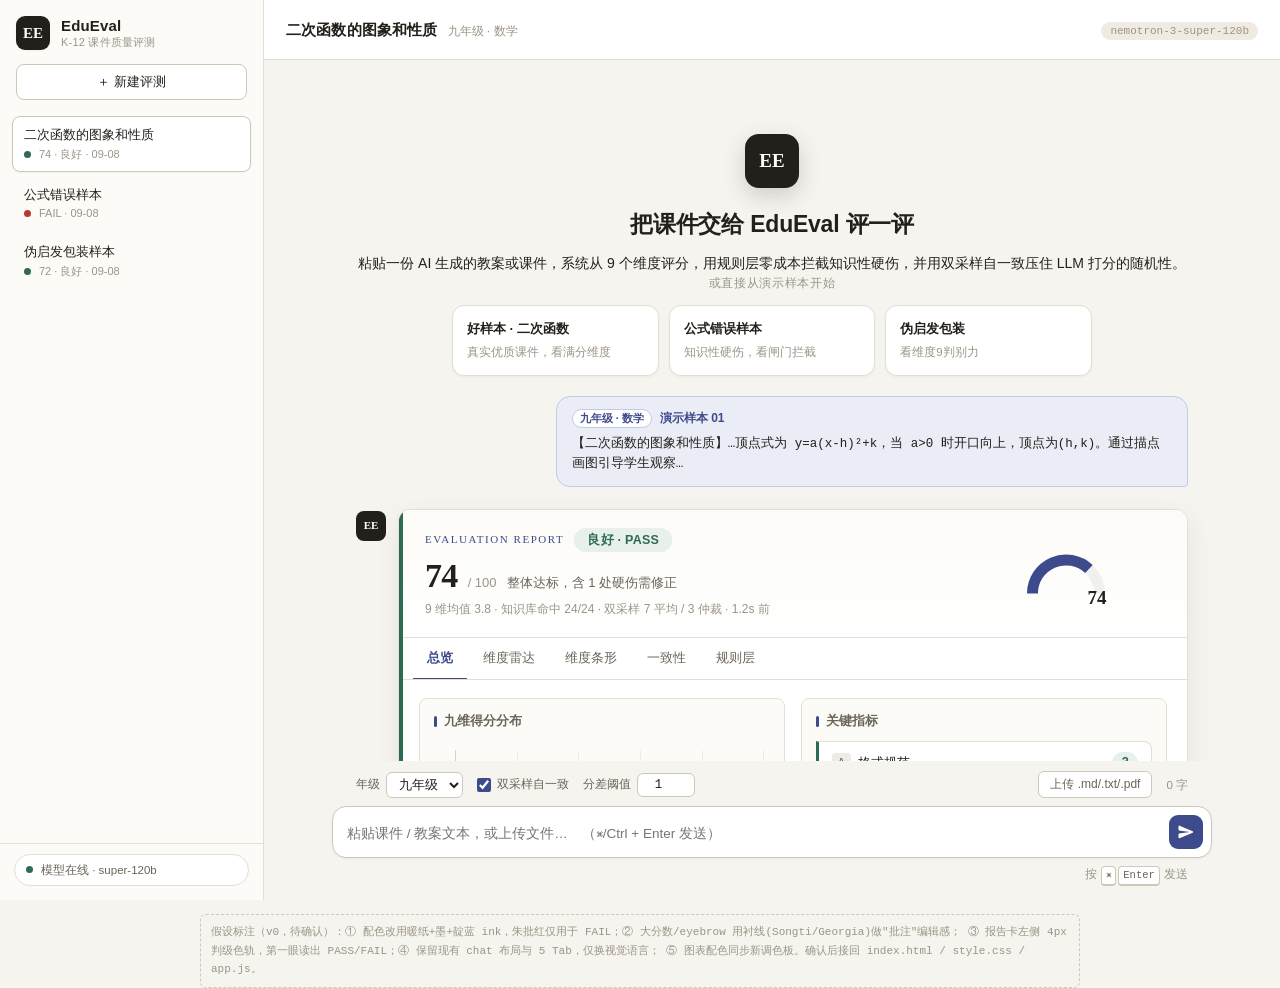
<file: static/v0-redesign.html>
<!DOCTYPE html>
<!--
  EduEval · 前端 Overhaul v0 草稿
  方向：典籍批注 / Scholar's Desk —— 信息架构学派 + 编辑感暖调
  暖纸底 + 墨色字 + 靛蓝 ink 主色 + 朱批红(FAIL) + 森绿(PASS)
  说明：本文件为可看 v0（真实样例数据驱动），结构/字段与现有 app.js 保持一致，
        待方向确认后接回 index.html / style.css / app.js。
-->
<html lang="zh-CN" data-page-node-id="K3sZu99zwbQ0gxNETKaWgd">
<head data-page-node-id="Vt9fDhioWXzkQlk9ik615l">
<meta charset="UTF-8" data-page-node-id="aDTZ2fFm8Ref6P0BuiONCj">
<meta name="viewport" content="width=device-width, initial-scale=1.0" data-page-node-id="DltyhsQQBhFyITB0WrbVuS">
<title>EduEval · v0 草稿</title>
<script src="chart.umd.min.js"></script>
<style>
:root{
  --paper:#F6F4EF; --surface:#FFFFFF; --surface-warm:#FCFBF7; --subtle:#EFEBE3;
  --border:#E4DED3; --border-strong:#CFC7B8;
  --ink:#23201B; --ink-dim:#6B6357; --ink-faint:#9C9486;
  --accent:#3D4A8C; --accent-2:#2D3A72; --accent-soft:#EAECF6; --accent-line:#C3C9E6;
  --good:#2F6B4F; --good-soft:#E7F0EA;
  --bad:#B23A2E;  --bad-soft:#F7E9E7;
  --warn:#9A6B1E; --warn-soft:#F5EEDF;
  --ne:#8A8275;
  --sans:-apple-system,BlinkMacSystemFont,"PingFang SC","Source Han Sans SC","Microsoft YaHei",sans-serif;
  --serif:"Songti SC","STSong",Georgia,"Times New Roman",serif;
  --mono:ui-monospace,"SF Mono","JetBrains Mono",Menlo,Consolas,monospace;
  --r:12px; --r-sm:8px; --r-xs:6px;
  --sh-1:0 1px 2px rgba(35,32,27,.05); --sh-2:0 8px 24px rgba(35,32,27,.08);
  --ease:cubic-bezier(.2,.7,.2,1);
  --sidebar-w:264px; --head-h:60px;
}
*{box-sizing:border-box;margin:0;padding:0}
html,body{height:100%;background:var(--paper);color:var(--ink);font-family:var(--sans);font-size:14px;line-height:1.6;-webkit-font-smoothing:antialiased}
.app{display:flex;height:100vh;overflow:hidden}

/* ---------- 侧栏 ---------- */
.sidebar{flex:none;width:var(--sidebar-w);display:flex;flex-direction:column;background:var(--surface-warm);border-right:1px solid var(--border)}
.sidebar-head{padding:16px 16px 12px}
.brand{display:flex;align-items:center;gap:11px;margin-bottom:14px}
.logo{width:34px;height:34px;border-radius:9px;background:var(--ink);color:#fff;display:flex;align-items:center;justify-content:center;font-family:var(--serif);font-weight:700;font-size:15px;box-shadow:var(--sh-1)}
.brand-text{display:flex;flex-direction:column;line-height:1.25}
.brand-text strong{font-size:15px;font-weight:650;letter-spacing:.01em}
.brand-text span{font-size:11px;color:var(--ink-faint);letter-spacing:.02em}
.btn-new{width:100%;background:var(--surface);color:var(--ink);border:1px solid var(--border-strong);border-radius:var(--r-sm);padding:8px 12px;font-size:13px;font-weight:550;font-family:inherit;cursor:pointer;transition:border-color .15s,box-shadow .15s}
.btn-new:hover{border-color:var(--accent);box-shadow:0 0 0 3px var(--accent-soft)}
.conv-list{flex:1;overflow-y:auto;padding:4px 12px 12px}
.conv-item{display:block;width:100%;text-align:left;background:none;border:1px solid transparent;border-radius:var(--r-sm);padding:9px 11px;margin-bottom:4px;cursor:pointer;font-family:inherit;color:var(--ink);transition:background .12s,border-color .12s}
.conv-item:hover{background:#ECE7DC}
.conv-item.active{background:var(--surface);border-color:var(--border-strong);box-shadow:var(--sh-1)}
.conv-top{display:flex;align-items:center;gap:7px;margin-bottom:3px}
.conv-name{flex:1;min-width:0;font-size:13px;font-weight:550;white-space:nowrap;overflow:hidden;text-overflow:ellipsis}
.conv-meta{display:flex;align-items:center;gap:8px;font-size:11px;color:var(--ink-faint);font-variant-numeric:tabular-nums}
.verdict-dot{width:7px;height:7px;border-radius:50%;flex:none}
.vd-PASS{background:var(--good)} .vd-FAIL{background:var(--bad)} .vd-NE{background:var(--ne)}
.conv-empty{color:var(--ink-faint);font-size:12.5px;padding:16px 8px;text-align:center}
.sidebar-foot{padding:10px 14px 14px;border-top:1px solid var(--border)}
.status{display:flex;align-items:center;gap:8px;padding:6px 11px;background:var(--surface);border:1px solid var(--border);border-radius:999px;font-size:11.5px;color:var(--ink-dim)}
.dot{width:7px;height:7px;border-radius:50%;flex:none;background:var(--good)}

/* ---------- 主区 ---------- */
.chat{flex:1;display:flex;flex-direction:column;min-width:0;background:var(--paper)}
.chat-head{flex:none;height:var(--head-h);display:flex;align-items:center;gap:12px;padding:0 22px;background:var(--surface);border-bottom:1px solid var(--border)}
.chat-title{display:flex;align-items:baseline;gap:10px;min-width:0}
.chat-title>span:first-child{font-size:15px;font-weight:620;letter-spacing:.01em;white-space:nowrap;overflow:hidden;text-overflow:ellipsis}
.chat-sub{font-size:12px;color:var(--ink-faint);white-space:nowrap}
.head-right{margin-left:auto}
.head-model{font-size:11px;color:var(--ink-faint);font-family:var(--mono);background:var(--subtle);padding:3px 9px;border-radius:999px;white-space:nowrap}

/* ---------- 消息流 ---------- */
.messages{flex:1;overflow-y:auto;padding:26px 0 8px;scroll-behavior:smooth}
.msg{max-width:880px;margin:0 auto 22px;padding:0 24px}
.msg-user .bubble{background:var(--accent-soft);border:1px solid var(--accent-line);border-radius:14px 14px 4px 14px;padding:12px 15px;margin-left:auto;max-width:76%}
.msg-user .bubble-title{display:flex;align-items:center;gap:8px;font-size:12px;color:var(--accent);margin-bottom:6px;font-weight:600}
.msg-user .bubble-body{font-family:var(--mono);font-size:12.5px;color:var(--ink);white-space:pre-wrap;word-break:break-word}
.tag{font-size:11px;background:var(--surface);border:1px solid var(--accent-line);color:var(--accent);padding:0 7px;border-radius:999px;white-space:nowrap}
.msg-bot{display:flex;gap:12px;align-items:flex-start}
.avatar{flex:none;width:30px;height:30px;background:var(--ink);color:#fff;border-radius:8px;font-size:11px;font-weight:700;display:flex;align-items:center;justify-content:center;margin-top:2px;font-family:var(--serif)}
.bubble-wrap{flex:1;min-width:0}
.thinking{display:flex;align-items:center;gap:9px;padding:11px 15px;background:var(--surface);border:1px solid var(--border);border-radius:4px 14px 14px 14px;box-shadow:var(--sh-1);color:var(--ink-dim);font-size:13px;width:fit-content}
.typing-dots{display:flex;gap:4px}
.typing-dots i{width:6px;height:6px;border-radius:50%;background:var(--accent);animation:blink 1.3s infinite}
.typing-dots i:nth-child(2){animation-delay:.18s}.typing-dots i:nth-child(3){animation-delay:.36s}
@keyframes blink{0%,60%,100%{opacity:.25}30%{opacity:1}}

/* ---------- 欢迎页 ---------- */
.welcome{max-width:880px;margin:0 auto;padding:48px 24px 20px}
.welcome-inner{text-align:center}
.welcome-logo{width:54px;height:54px;margin:0 auto 18px;background:var(--ink);color:#fff;border-radius:14px;font-weight:700;font-size:19px;display:flex;align-items:center;justify-content:center;box-shadow:0 8px 22px rgba(35,32,27,.18);font-family:var(--serif)}
.welcome h2{font-size:23px;font-weight:650;letter-spacing:-.01em;margin-bottom:9px}
.welcome>p{color:var(--ink-dim);font-size:13.5px;max-width:560px;margin:0 auto 30px}
.welcome-demo{text-align:left;max-width:640px;margin:0 auto}
.welcome-demo-title{font-size:11.5px;color:var(--ink-faint);letter-spacing:.06em;text-align:center;margin-bottom:12px}
.demo-grid{display:grid;grid-template-columns:repeat(auto-fit,minmax(180px,1fr));gap:10px}
.demo-card{text-align:left;background:var(--surface);border:1px solid var(--border);border-radius:var(--r);padding:13px 14px;cursor:pointer;font-family:inherit;box-shadow:var(--sh-1);transition:border-color .15s,box-shadow .15s,transform .12s}
.demo-card:hover{border-color:var(--accent);box-shadow:var(--sh-2);transform:translateY(-1px)}
.demo-card-top{display:flex;align-items:center;justify-content:space-between;gap:8px;margin-bottom:5px}
.demo-card-name{font-size:13px;font-weight:600;white-space:nowrap;overflow:hidden;text-overflow:ellipsis}
.demo-card-desc{font-size:11.5px;color:var(--ink-faint);line-height:1.5}

/* ---------- 报告卡 ---------- */
.report-card{background:var(--surface);border:1px solid var(--border);border-radius:var(--r);box-shadow:var(--sh-2);overflow:hidden;position:relative}
.report-card::before{content:"";position:absolute;left:0;top:0;bottom:0;width:4px;background:var(--good)}
.report-card.fail::before{background:var(--bad)}
.report-head{display:flex;align-items:center;gap:22px;padding:18px 20px 18px 26px;border-bottom:1px solid var(--border);background:linear-gradient(180deg,var(--surface-warm),var(--surface))}
.report-head-left{flex:1;min-width:0}
.report-pill-row{display:flex;align-items:center;gap:10px;flex-wrap:wrap;margin-bottom:7px}
.eyebrow{font-family:var(--serif);font-size:11px;letter-spacing:.14em;text-transform:uppercase;color:var(--accent)}
.report-score-line{display:flex;align-items:baseline;gap:10px}
.report-score-num{font-family:var(--serif);font-size:34px;font-weight:700;letter-spacing:-.02em;line-height:1;font-variant-numeric:tabular-nums}
.report-score-den{font-size:13px;color:var(--ink-faint)}
.report-verdict{font-size:13px;color:var(--ink-dim)}
.report-sub{font-size:12px;color:var(--ink-faint);margin-top:6px;font-variant-numeric:tabular-nums}
.gauge{position:relative;flex:none;width:140px;height:78px}
.gauge canvas{display:block}
.gauge-num{position:absolute;left:0;right:0;bottom:6px;text-align:center;font-family:var(--serif);font-size:19px;font-weight:700;line-height:1;font-variant-numeric:tabular-nums;color:var(--ink);pointer-events:none}

.pill{display:inline-block;padding:2px 13px;border-radius:999px;font-size:12.5px;font-weight:680;letter-spacing:.02em}
.pill-PASS{background:var(--good-soft);color:var(--good);box-shadow:inset 0 0 0 1px var(--good-soft)}
.pill-FAIL{background:var(--bad-soft);color:var(--bad)}
.pill-NE{background:var(--subtle);color:var(--ne)}

/* Tab */
.report-tabs{display:flex;gap:2px;padding:0 14px;border-bottom:1px solid var(--border);background:var(--surface);overflow-x:auto}
.rtab{background:none;border:none;color:var(--ink-dim);padding:11px 14px;font-size:13px;font-family:inherit;cursor:pointer;border-bottom:2px solid transparent;margin-bottom:-1px;white-space:nowrap;transition:color .15s}
.rtab:hover{color:var(--ink)}
.rtab.active{color:var(--accent);font-weight:600;border-bottom-color:var(--accent)}
.report-body{padding:18px 20px 20px}
.rpanel{display:none;animation:fade .18s var(--ease)}
.rpanel.active{display:block}
@keyframes fade{from{opacity:0;transform:translateY(3px)}}
.chart-grid{display:grid;grid-template-columns:1fr 1fr;gap:16px}
.chart-box{background:var(--surface-warm);border:1px solid var(--border);border-radius:var(--r-sm);padding:12px 14px 14px}
.chart-box.full{grid-column:1/-1}
.chart-title{font-size:12.5px;font-weight:600;color:var(--ink-dim);margin-bottom:10px;display:flex;align-items:center;gap:7px}
.chart-title::before{content:"";width:3px;height:11px;background:var(--accent);border-radius:2px}
.chart-canvas{position:relative;display:block;width:100%;height:260px}
.chart-canvas.tall{height:320px}
.chart-canvas.short{height:200px}
.chart-hint{font-size:11.5px;color:var(--ink-faint);margin-top:8px}

/* 维度详情 */
.dim-item{padding:10px 13px;margin-bottom:7px;background:var(--surface);border:1px solid var(--border);border-left:3px solid var(--ink-faint);border-radius:0 var(--r-sm) var(--r-sm) 0;transition:border-color .15s}
.dim-item:hover{border-color:var(--border-strong);border-left-color:var(--accent)}
.dim-item.pass{border-left-color:var(--good)}
.dim-item.fail{border-left-color:var(--bad)}
.dim-item.ne{border-left-color:var(--ne)}
.dim-head{display:flex;justify-content:space-between;align-items:center;gap:12px}
.dim-title{display:flex;align-items:center;gap:7px;flex-wrap:wrap;min-width:0}
.dim-id{font-family:var(--mono);background:var(--subtle);color:var(--accent);padding:1px 6px;border-radius:4px;font-size:11px;flex:none}
.dim-name{font-weight:550;font-size:13px}
.dim-score{font-family:var(--mono);font-weight:700;font-size:12.5px;padding:1px 9px;border-radius:999px;flex:none;font-variant-numeric:tabular-nums;background:var(--good-soft);color:var(--good)}
.dim-score.s3{background:var(--warn-soft);color:var(--warn)}
.dim-score.s2,.dim-score.s1{background:var(--bad-soft);color:var(--bad)}
.dim-score.ne{background:var(--subtle);color:var(--ne)}
.dim-evidence{color:var(--ink-dim);font-size:12.5px;margin-top:5px}

/* 规则/建议 */
.rule-item{padding:7px 10px;margin-bottom:5px;background:var(--surface-warm);border:1px solid var(--border);border-radius:6px;font-size:12.5px;line-height:1.6;word-break:break-word}
.rule-id{font-family:var(--mono);color:var(--ink-faint);margin-right:6px}
.rule-fail{color:var(--bad);background:var(--bad-soft);border-color:var(--bad-soft)}
.rule-warn{color:var(--warn);background:var(--warn-soft);border-color:var(--warn-soft)}
.rule-pass{color:var(--good);background:var(--good-soft);border-color:var(--good-soft)}
.notice{margin-bottom:12px;padding:10px 12px;background:var(--bad-soft);border-left:3px solid var(--bad);border-radius:0 var(--r-sm) var(--r-sm) 0;color:var(--bad);font-size:13px}
.suggest-list{list-style:none}
.suggest-list li{position:relative;padding:9px 12px 9px 30px;margin-bottom:6px;background:var(--surface-warm);border:1px solid var(--border);border-radius:6px;font-size:13px;line-height:1.65}
.suggest-list li::before{content:"";position:absolute;left:13px;top:16px;width:5px;height:5px;border-radius:50%;background:var(--accent)}
.hint{color:var(--ink-faint);font-size:12.5px}

/* 输入区 */
.composer{flex:none;padding:10px 0 14px;background:linear-gradient(180deg,transparent,var(--paper) 22%)}
.composer-tools,.composer-input,.composer-foot{max-width:880px;margin:0 auto;padding:0 24px}
.composer-tools{display:flex;align-items:center;gap:14px;margin-bottom:8px}
.tool{display:flex;align-items:center;gap:6px;font-size:12px;color:var(--ink-dim)}
.tool>span{white-space:nowrap}
.tool-spacer{flex:1}
select,input[type=number]{background:var(--surface);color:var(--ink);border:1px solid var(--border-strong);border-radius:6px;padding:4px 8px;font-size:12.5px;font-family:inherit;cursor:pointer}
input[type=number]{width:58px;font-family:var(--mono);text-align:center}
select:focus,input:focus{outline:none;border-color:var(--accent);box-shadow:0 0 0 3px var(--accent-soft)}
input[type=checkbox]{width:14px;height:14px;accent-color:var(--accent);cursor:pointer}
.tool-btn{background:var(--surface);border:1px solid var(--border-strong);color:var(--ink-dim);border-radius:6px;padding:4px 11px;font-size:12px;font-family:inherit;cursor:pointer}
.tool-btn:hover{border-color:var(--accent);color:var(--accent)}
.counter{font-size:11.5px;color:var(--ink-faint);font-variant-numeric:tabular-nums}
.composer-input{display:flex;align-items:flex-end;gap:10px;background:var(--surface);border:1px solid var(--border-strong);border-radius:14px;padding:8px 8px 8px 14px;box-shadow:var(--sh-1);transition:border-color .15s,box-shadow .15s}
.composer-input:focus-within{border-color:var(--accent);box-shadow:0 0 0 3px var(--accent-soft),var(--sh-1)}
#textInput{flex:1;border:none;outline:none;resize:none;background:none;color:var(--ink);font-family:inherit;font-size:13.5px;line-height:1.65;max-height:200px;padding:4px 0}
.send{flex:none;width:34px;height:34px;border:none;border-radius:9px;background:var(--accent);color:#fff;cursor:pointer;display:flex;align-items:center;justify-content:center;transition:background .15s}
.send:hover{background:var(--accent-2)}
.composer-foot{display:flex;align-items:center;gap:12px;margin-top:7px}
.kbd-hint{margin-left:auto;font-size:11.5px;color:var(--ink-faint)}
.kbd{display:inline-block;padding:0 4px;margin:0 1px;border:1px solid var(--border-strong);border-bottom-width:2px;border-radius:4px;background:var(--surface);font-family:var(--mono);font-size:10.5px;color:var(--ink-dim)}

/* 假设标注 */
.assume{font-family:var(--mono);font-size:11px;color:var(--ink-faint);border:1px dashed var(--border-strong);border-radius:6px;padding:8px 10px;margin:14px 24px 0;max-width:880px;margin-left:auto;margin-right:auto;line-height:1.7}
@media(max-width:1000px){.chart-grid{grid-template-columns:1fr}}
@media(prefers-reduced-motion:reduce){*{animation:none!important;transition:none!important}}
</style>
</head>
<body data-page-node-id="NJwkZB1qOopxDMrLpg9p9B">
<div class="app" data-page-node-id="CTDHhBRjeRyoIByEzvoIt4">
  <aside class="sidebar" data-page-node-id="LC6hGygdF9h3XzuLSwNIHl">
    <div class="sidebar-head" data-page-node-id="7CCUhf5NQOeQURQPCUUhur">
      <div class="brand" data-page-node-id="uLJnaxpSHMDyZRdcyFB6jr">
        <span class="logo" data-page-node-id="TUPm2drhBLDz7A3E2zTjSx">EE</span>
        <div class="brand-text" data-page-node-id="uHzS73EsNwJE6CY6tIlnE7"><strong data-page-node-id="kzhLk7SBF1GSi7u69J05wN">EduEval</strong><span data-page-node-id="CMshKpwfUEnO8TTEEeF4F3">K-12 课件质量评测</span></div>
      </div>
      <button class="btn-new" data-page-node-id="8zO2ZVyHq5nnINjMJuMKIu">＋ 新建评测</button>
    </div>
    <div class="conv-list" data-page-node-id="jCiFWpeyMNkks0Wy5cnUMx">
      <button class="conv-item active" data-page-node-id="Dc8qG6iSzBvRQZNgwZeY9e">
        <div class="conv-top" data-page-node-id="eXTfK6LPpr1wLOMp2ISowo"><span class="conv-name" data-page-node-id="1inNbufOlFYbXHU4fNazCP">二次函数的图象和性质</span></div>
        <div class="conv-meta" data-page-node-id="t352zcuRGGEDi5iE8i8cTC"><span class="verdict-dot vd-PASS" data-page-node-id="0kMuDG1e90fLgE3Bv8nRdi"></span>74 · 良好 · 09-08</div>
      </button>
      <button class="conv-item" data-page-node-id="sVVzKhEbRZqs33Tz5fs0PL">
        <div class="conv-top" data-page-node-id="TPRSiO3ocqNhmiv9K6YTYI"><span class="conv-name" data-page-node-id="JF71LWGy8SQqglUBB1dRWT">公式错误样本</span></div>
        <div class="conv-meta" data-page-node-id="bIoc02aC5K429Rh1uTno9y"><span class="verdict-dot vd-FAIL" data-page-node-id="9ID3BgcgO66DQXM2Gs7DsN"></span>FAIL · 09-08</div>
      </button>
      <button class="conv-item" data-page-node-id="6Mlmc91fvBxypSzNuwb1aH">
        <div class="conv-top" data-page-node-id="cbQOfCM2PAiRmvTUgPmzgA"><span class="conv-name" data-page-node-id="lMpFmyRZPmAOrDVjGeL7I5">伪启发包装样本</span></div>
        <div class="conv-meta" data-page-node-id="KcBhQMYVPR9wFEX98jvQZH"><span class="verdict-dot vd-PASS" data-page-node-id="DQ5qzaFTcd1gEUMyBDQmh2"></span>72 · 良好 · 09-08</div>
      </button>
    </div>
    <div class="sidebar-foot" data-page-node-id="8oOXVMlqBEyn63onwQ4hkA">
      <div class="status" data-page-node-id="rtO68K7TD8zdUqG8sZCXrc"><span class="dot" data-page-node-id="2pVBuh3e0ulHmN0nRxk19U"></span><span data-page-node-id="tcNtjuZrHJ8Y2Sa30I0iwm">模型在线 · super-120b</span></div>
    </div>
  </aside>

  <main class="chat" data-page-node-id="mUbTGRZ0FpwZPezHllfSSa">
    <header class="chat-head" data-page-node-id="GsKai8vyhfdhlbmPDIWGb4">
      <div class="chat-title" data-page-node-id="qQ5MFpQfkPM8akNbydcbIR"><span data-page-node-id="qBwz8tyZCUo8pwRaml0vJD">二次函数的图象和性质</span><span class="chat-sub" data-page-node-id="Ucss6PFPTDbIyi6uCJjPEE">九年级 · 数学</span></div>
      <div class="head-right" data-page-node-id="4sL5fCCziz4xSSiArEMaVI"><span class="head-model" data-page-node-id="iIJBASAfQFpaaL7DLtF73H">nemotron-3-super-120b</span></div>
    </header>

    <div class="messages" data-page-node-id="V1BTvb2o0bXmkuefs5aNRE">
      <!-- 欢迎页（占位，真实页默认隐藏） -->
      <div class="welcome" data-page-node-id="jaKbuWPaLqB5rF3WwmLZjM">
        <div class="welcome-inner" data-page-node-id="rFoJFq7Oao7Edv4cCNjTtp">
          <div class="welcome-logo" data-page-node-id="fscrj80Rl5OSPqEkSuulQ7">EE</div>
          <h2 data-page-node-id="tU0tJDRhdGvd0jSMNMIoj8">把课件交给 EduEval 评一评</h2>
          <p data-page-node-id="tzGjLnHVK8Kit5rTXP6a0U">粘贴一份 AI 生成的教案或课件，系统从 9 个维度评分，用规则层零成本拦截知识性硬伤，并用双采样自一致压住 LLM 打分的随机性。</p>
          <div class="welcome-demo" data-page-node-id="DhqGNNOIAagDziYgAWYnMt">
            <div class="welcome-demo-title" data-page-node-id="JmyqoZGqnIFqve38quprm8">或直接从演示样本开始</div>
            <div class="demo-grid" data-page-node-id="16xQR4aPm4SAnc0XF8Dxtv">
              <div class="demo-card" data-page-node-id="n9dcXcsiCiJuuHRJCkudEb"><div class="demo-card-top" data-page-node-id="fnCGUg8ZiEKPiTOsfYHYgo"><span class="demo-card-name" data-page-node-id="1aQ9HTWFuMuXDjIYO9EryY">好样本 · 二次函数</span></div><div class="demo-card-desc" data-page-node-id="cnCTk1OaJ9UajBjFlMP5m9">真实优质课件，看满分维度</div></div>
              <div class="demo-card" data-page-node-id="7DQOVgSL6USRnQ4vkura67"><div class="demo-card-top" data-page-node-id="Co2f4Vq1HwaDFHfoHiBRIT"><span class="demo-card-name" data-page-node-id="yKB4rCZh3pwv4l0PhQRBed">公式错误样本</span></div><div class="demo-card-desc" data-page-node-id="VBxbjw8ImCf5NY59fcDWs4">知识性硬伤，看闸门拦截</div></div>
              <div class="demo-card" data-page-node-id="Fuhfq8H6LcEzj0BFqgiEWG"><div class="demo-card-top" data-page-node-id="E8MfMQaxVbThAjqDvWXcrw"><span class="demo-card-name" data-page-node-id="maGnAhFO7SAL45ZeyRUrkU">伪启发包装</span></div><div class="demo-card-desc" data-page-node-id="9cV8o3rkxDeWtk7LqhPwv7">看维度9判别力</div></div>
            </div>
          </div>
        </div>
      </div>

      <!-- 用户消息 -->
      <div class="msg msg-user" data-page-node-id="iLh14lm2LjzrKUkLoDWcIq">
        <div class="bubble" data-page-node-id="dViONg7MhjM6QTcBFxxrXz">
          <div class="bubble-title" data-page-node-id="2C7CAdLvt1v8FCmC51UmCk"><span class="tag" data-page-node-id="uVM2fKuJ52CAvJDyIJtEL8">九年级 · 数学</span><span data-page-node-id="4KH9fICODJ9eVHsoFgSFnF">演示样本 01</span></div>
          <div class="bubble-body" data-page-node-id="xFFSL7aKSnODFfwwsOQmRs">【二次函数的图象和性质】…顶点式为 y=a(x-h)²+k，当 a>0 时开口向上，顶点为(h,k)。通过描点画图引导学生观察…</div>
        </div>
      </div>

      <!-- 助手报告卡 -->
      <div class="msg msg-bot" data-page-node-id="APql9mXaCYEUnrIA8w8m4H">
        <div class="avatar" data-page-node-id="2fy2LKg3S3W2s9EZGlvTd2">EE</div>
        <div class="bubble-wrap" data-page-node-id="1qEoNFnQJFdW2urpy4sdEQ">
          <div class="report-card" id="rc" data-page-node-id="1e5i7F8kf4l5tHqps4RdaF">
            <div class="report-head" data-page-node-id="PKeCllJYfKZYrtrfVI0DIv">
              <div class="report-head-left" data-page-node-id="LDtm7BEq10YajH6Rg9bafa">
                <div class="report-pill-row" data-page-node-id="aCFm2JxoJZMuHr2bfzkZTZ">
                  <span class="eyebrow" data-page-node-id="gpxRlgoClp4wnnI4aMQ60j">Evaluation Report</span>
                  <span class="pill pill-PASS" data-page-node-id="ZlkVMQ0HxPwCdqwcm2VVDE">良好 · PASS</span>
                </div>
                <div class="report-score-line" data-page-node-id="KVFCDnxznVS1UTTvOjz3jA">
                  <span class="report-score-num" data-page-node-id="fpDWjPEFFUwrrbThIdqfEX">74</span>
                  <span class="report-score-den" data-page-node-id="Pz2m0FzObK5Ci5AgmkMOQC">/ 100</span>
                  <span class="report-verdict" data-page-node-id="FJRvYu8jk7Tt8drpVemhfj">整体达标，含 1 处硬伤需修正</span>
                </div>
                <div class="report-sub" data-page-node-id="sBLrBUtTFKJTzcnb44DqPw">9 维均值 3.8 · 知识库命中 24/24 · 双采样 7 平均 / 3 仲裁 · 1.2s 前</div>
              </div>
              <div class="gauge" data-page-node-id="BKH06dSgARkazhxH7LDNWF"><canvas id="gauge" data-page-node-id="JlbWG6uaR13opFCYOPXigD"></canvas><div class="gauge-num" data-page-node-id="dHYK6en3J0CIPgu9Fo0nOF">74</div></div>
            </div>

            <div class="report-tabs" data-page-node-id="lyABjqXKVnIyovqzKTixoF">
              <button class="rtab active" data-tab="overview" data-page-node-id="zZHLhK7wEZocI7fmehUHXL">总览</button>
              <button class="rtab" data-tab="radar" data-page-node-id="cOjmDzRGUE5rD0HtkD0U8q">维度雷达</button>
              <button class="rtab" data-tab="bars" data-page-node-id="qJvUObWoyNmlLp5IJ8gBgI">维度条形</button>
              <button class="rtab" data-tab="consistency" data-page-node-id="nsJvHn3tE4w4z5PayAium1">一致性</button>
              <button class="rtab" data-tab="rules" data-page-node-id="CQHNLdFXiNPOe81Zoi56qV">规则层</button>
            </div>

            <div class="report-body" data-page-node-id="IXwvRBWoh5iucfTatWbltA">
              <!-- 总览 -->
              <div class="rpanel active" data-p="overview" data-page-node-id="L1zizvkDBPzFsHeIvxmTrC">
                <div class="chart-grid" data-page-node-id="iQ7PRwrKANLF3fjAflAAZN">
                  <div class="chart-box" data-page-node-id="1ZmBQ8M2uGA4faIv7ycPqK"><div class="chart-title" data-page-node-id="Cknjt83II5ZNvlLSqy0JPP">九维得分分布</div><canvas class="chart-canvas short" id="miniBars" data-page-node-id="ZShh1lKjuNeMzvBGyuuJsl"></canvas></div>
                  <div class="chart-box" data-page-node-id="hh5Mv2P7kIkrepIgmwzoAB"><div class="chart-title" data-page-node-id="RmxivtDzHjJGR2eDjjHK3J">关键指标</div>
                    <div class="dim-item pass" data-page-node-id="y3dZhDFgeSAJhlJ2AgmDh4"><div class="dim-head" data-page-node-id="pmbSUQI0b2Mehx5Fe1kHFW"><span class="dim-title" data-page-node-id="GgbKMNINdWWByl8AhAb8ZO"><span class="dim-id" data-page-node-id="qwKCfYDb7Dg7VgrSe6fyEj">A</span><span class="dim-name" data-page-node-id="3rAJJe1LkyC4Mlg4LPsrJL">格式规范</span></span><span class="dim-score" data-page-node-id="WB7gMRtsujcBWizpIBtxTo">3</span></div></div>
                    <div class="dim-item" data-page-node-id="qt1KrnATqUdchXx1UMRZTZ"><div class="dim-head" data-page-node-id="4fiLkY5Sq2s60GoAkUHjsH"><span class="dim-title" data-page-node-id="4fTyzxJyhS0Jf9oripD16Q"><span class="dim-id" data-page-node-id="zT5AWH65Sc2k5RvHzT8jKi">5</span><span class="dim-name" data-page-node-id="IXVHhB7CxsFSCl1abv5Aka">表达清晰度</span></span><span class="dim-score s3" data-page-node-id="yHIqdDAHCyMa5zKnungoXW">1</span></div><div class="dim-evidence" data-page-node-id="mMefAhpTwwR1jAWPGRUVZY">解析式漏写平方（y=a(x-h)²+k 误为 y=a(x-h)+k），属硬伤。</div></div>
                    <div class="dim-item fail" data-page-node-id="vFU7Zy4CdEf4U8Eu9dRuUD"><div class="dim-head" data-page-node-id="c8kbqEXKBAR56EdBgOq4sv"><span class="dim-title" data-page-node-id="Bb2zsdgEFfaft6sRPQA7Vf"><span class="dim-id" data-page-node-id="8H5AgrrDPAyvDRRIdCnF5F">9</span><span class="dim-name" data-page-node-id="HiDelDkCWEKb5uT905CQAy">启发探究</span></span><span class="dim-score s3" data-page-node-id="ejub6xpcQwuAfHhyFPkrdq">4</span></div></div>
                  </div>
                </div>
                <div class="chart-hint" data-page-node-id="QXJGXzWuRkG28M2oAFZrxk">总览给出第一眼结论；雷达/条形看全貌，一致性看双采样可信度，规则层看硬伤拦截。</div>
              </div>
              <!-- 雷达 -->
              <div class="rpanel" data-p="radar" data-page-node-id="CoAYinigQcRRPPHCtGpn2E"><div class="chart-box full" data-page-node-id="Mey9vPt573nZiaEQINyAPe"><div class="chart-title" data-page-node-id="BBLZDFkGBr9Vh5B6JAw2HB">九维能力雷达</div><canvas class="chart-canvas tall" id="radar" data-page-node-id="olxIgDJSQzQw8nKbhIsAbh"></canvas></div></div>
              <!-- 条形 -->
              <div class="rpanel" data-p="bars" data-page-node-id="0RpCdpp9GuBpHvpghuc1kC"><div class="chart-box full" data-page-node-id="iiESHTuwqDHlXs9i9squDS"><div class="chart-title" data-page-node-id="kCg2AX5AjXkRhMT2Hm8Z0J">各维度得分（含 NE 仲裁标记）</div><canvas class="chart-canvas" id="bars" data-page-node-id="Pmm3BmRXae9oCpowBXi59y"></canvas></div></div>
              <!-- 一致性 -->
              <div class="rpanel" data-p="consistency" data-page-node-id="rQR9UAukMDGE5NIOMGXnty"><div class="chart-grid" data-page-node-id="Qib2ppl4DPYKILChmVJB57">
                <div class="chart-box" data-page-node-id="RnUlbGSGlBSd0BEH8IsQTy"><div class="chart-title" data-page-node-id="kYew6RZSBPl3iT7fF54Qzp">双采样判定构成</div><canvas class="chart-canvas short" id="ring" data-page-node-id="ZSsgfkcsA3lZDRYZGOq6ND"></canvas></div>
                <div class="chart-box" data-page-node-id="nzcF8TZ5TO9i1acGjSkGF4"><div class="chart-title" data-page-node-id="CyVNqSjcGVS41JkieBUO8b">分差阈值触发</div><canvas class="chart-canvas short" id="thr" data-page-node-id="lvz8wTHS3CIoAyeFlGbFWe"></canvas></div>
              </div></div>
              <!-- 规则层 -->
              <div class="rpanel" data-p="rules" data-page-node-id="fBjULtgcGgcxidRtP85wZi">
                <div class="rule-item rule-pass" data-page-node-id="ijec01cdSYouDMkF0yqxpU"><span class="rule-id" data-page-node-id="9MyRRFq9e9XgY9goQ33HbF">R-GRADE</span>年级声明与内容一致（九年级）</div>
                <div class="rule-item rule-pass" data-page-node-id="MVEyPvhWeLjlfTKGRGL5xd"><span class="rule-id" data-page-node-id="iRWwykXvhh1aeJBTqbzkj6">R-FORMULA</span>公式恒等校验通过</div>
                <div class="rule-item rule-warn" data-page-node-id="yVlfA62MKx1tw7bTpp3ulH"><span class="rule-id" data-page-node-id="5GHP13p6BWpY5biHRadO5i">R-EVIDENCE</span>维度5 证据含重写公式，已核对原文</div>
                <div class="chart-hint" data-page-node-id="FHnKlZPVdELGdiUBFT9DWF">规则层零 LLM 调用，确定性拦截知识性硬伤。</div>
              </div>
            </div>
          </div>
        </div>
      </div>
    </div>

    <div class="composer" data-page-node-id="JgGb9QqMXilUZiDOFvRDqB">
      <div class="composer-tools" data-page-node-id="dt8SIQxQjdxxEpClZsY6yz">
        <label class="tool" data-page-node-id="unRmWMnlJVw57Fa1gwvBls"><span data-page-node-id="Qsa7Am1EX8XfeqmOFmubYn">年级</span><select data-page-node-id="DaFMc48fpIp0XY9noSRxpM"><option data-page-node-id="inIMiOgKlVouiWugkvXiyE">九年级</option><option data-page-node-id="RzUyBAagbZLGjDZBCVO02p">八年级</option></select></label>
        <label class="tool chk" data-page-node-id="CpNmIxwZd9aaZOqVWOOjmY"><input type="checkbox" checked data-page-node-id="aFHv21aLfDmbBoavxC7Fh5"><span data-page-node-id="8h6UCvHhPWfrYuoAoNLTnC">双采样自一致</span></label>
        <label class="tool" data-page-node-id="QAk9fwwVlLryXHpWSZENxm"><span data-page-node-id="HpJMEAvyH15lGxfwkNdnRj">分差阈值</span><input type="number" value="1" min="0" max="4" data-page-node-id="KFmZ7Xi69ELzfNxIMUQiqY"></label>
        <span class="tool-spacer" data-page-node-id="FEVY5tmOCEtetqBCfJg6DV"></span>
        <button class="tool-btn" data-page-node-id="w4jp3Kq5YlgrfguFexcEDQ">上传 .md/.txt/.pdf</button>
        <span class="counter" data-page-node-id="BIDmCpXYjKCCUaLiVMzPaZ">0 字</span>
      </div>
      <div class="composer-input" data-page-node-id="bSYidP4p0EzakUPt8yDCr9">
        <textarea id="textInput" rows="1" placeholder="粘贴课件 / 教案文本，或上传文件…　（⌘/Ctrl + Enter 发送）"></textarea>
        <button class="send" title="发送" data-page-node-id="otxtB54bCW7XGToJAiUtzo"><svg viewBox="0 0 24 24" width="18" height="18" data-page-node-id="LuI3njI9mzNecYH3DAWWFz"><path d="M3.4 20.4l17.45-7.48a1 1 0 000-1.84L3.4 3.6a.99.99 0 00-1.39.91L2 9.12c0 .5.37.93.87.99L17 12 2.87 13.88c-.5.07-.87.5-.87 1l.01 4.61c0 .71.73 1.2 1.39.91z" fill="currentColor" data-page-node-id="vgPfU1HfdDc7hrOgq9qxta"/></svg></button>
      </div>
      <div class="composer-foot" data-page-node-id="DJVenwptv4BUzD3zRx9f4A"><span class="kbd-hint" data-page-node-id="kaknsxJ8etl8uqcM5fsmHc">按 <span class="kbd" data-page-node-id="Rs7U4xvkxx4Gq5fM94SzLI">⌘</span><span class="kbd" data-page-node-id="eYLqV2BNpQSYzkK9pwC6DM">Enter</span> 发送</span></div>
    </div>
  </main>
</div>

<div class="assume" data-page-node-id="Kqk9xJICyOzP21kRDXFKic">
  假设标注（v0，待确认）：① 配色改用暖纸+墨+靛蓝 ink，朱批红仅用于 FAIL；② 大分数/eyebrow 用衬线(Songti/Georgia)做"批注"编辑感；
  ③ 报告卡左侧 4px 判级色轨，第一眼读出 PASS/FAIL；④ 保留现有 chat 布局与 5 Tab，仅换视觉语言；
  ⑤ 图表配色同步新调色板。确认后接回 index.html / style.css / app.js。
</div>

<script>
const DIMS=["1","2","3","4","5","6","7","8","9","A"];
const SCORES={"1":3,"2":5,"3":5,"4":5,"5":1,"6":5,"7":3,"8":3,"9":4,"A":3};
const COL={accent:"#3D4A8C",good:"#2F6B4F",warn:"#9A6B1E",bad:"#B23A2E",ne:"#8A8275",
  grid:"rgba(35,32,27,.07)",label:"#6B6357",faint:"#9C9486",tooltipBg:"#23201B"};
Chart.defaults.font.family='-apple-system,BlinkMacSystemFont,"PingFang SC","Microsoft YaHei",sans-serif';
Chart.defaults.font.size=11; Chart.defaults.color=COL.label;

// 半环仪表盘
new Chart(document.getElementById("gauge"),{type:"doughnut",
  data:{datasets:[{data:[74,26],backgroundColor:[COL.accent,"rgba(35,32,27,.06)"],borderWidth:0,circumference:180,rotation:270}]},
  options:{cutout:"72%",plugins:{legend:{display:false},tooltip:{enabled:false}},animation:{duration:600}}});

function barColor(v){return v>=4?COL.good:v===3?COL.warn:COL.bad;}
const mini=new Chart(document.getElementById("miniBars"),{type:"bar",
  data:{labels:DIMS,datasets:[{data:DIMS.map(d=>SCORES[d]),backgroundColor:DIMS.map(d=>barColor(SCORES[d])),borderRadius:4}]},
  options:{indexAxis:"y",plugins:{legend:{display:false}},scales:{x:{min:0,max:5,grid:{color:COL.grid}},y:{grid:{display:false}}},maintainAspectRatio:false}});

new Chart(document.getElementById("radar"),{type:"radar",
  data:{labels:DIMS,datasets:[{data:DIMS.map(d=>SCORES[d]),borderColor:COL.accent,backgroundColor:"rgba(61,74,140,.14)",pointBackgroundColor:COL.accent,borderWidth:2}]},
  options:{scales:{r:{min:0,max:5,ticks:{stepSize:1,backdropColor:"transparent",color:COL.faint},grid:{color:COL.grid},angleLines:{color:COL.grid}}},plugins:{legend:{display:false}},maintainAspectRatio:false}});

new Chart(document.getElementById("bars"),{type:"bar",
  data:{labels:DIMS.map(d=>"维度"+d),datasets:[{data:DIMS.map(d=>SCORES[d]),backgroundColor:DIMS.map(d=>barColor(SCORES[d])),borderRadius:5}]},
  options:{plugins:{legend:{display:false}},scales:{y:{min:0,max:5,grid:{color:COL.grid}},x:{grid:{display:false}}},maintainAspectRatio:false}});

new Chart(document.getElementById("ring"),{type:"doughnut",
  data:{labels:["平均","仲裁","NE"],datasets:[{data:[7,3,0],backgroundColor:[COL.accent,COL.warn,COL.ne],borderWidth:2,borderColor:"#fff"}]},
  options:{cutout:"64%",plugins:{legend:{position:"bottom",labels:{boxWidth:10,font:{size:11}}}},maintainAspectRatio:false}});

new Chart(document.getElementById("thr"),{type:"bar",
  data:{labels:["≤阈值","触发仲裁"],datasets:[{data:[7,3],backgroundColor:[COL.good,COL.warn],borderRadius:5}]},
  options:{plugins:{legend:{display:false}},scales:{y:{grid:{color:COL.grid}},x:{grid:{display:false}}},maintainAspectRatio:false}});

// Tab 切换（v0 全图表已预渲染；接回时按 Tab 懒加载）
document.querySelectorAll(".rtab").forEach(t=>t.onclick=()=>{
  document.querySelectorAll(".rtab").forEach(x=>x.classList.remove("active"));
  document.querySelectorAll(".rpanel").forEach(x=>x.classList.remove("active"));
  t.classList.add("active");
  const panel=document.querySelector(`.rpanel[data-p="${t.dataset.tab}"]`);
  panel.classList.add("active");
  // 隐藏面板中的图表初始尺寸为 0，切到该 Tab 时主动 resize 强制重绘
  panel.querySelectorAll("canvas").forEach(c=>{const ch=Chart.getChart(c.id); if(ch) ch.resize();});
});
</script>
</body>
</html>
</file>
